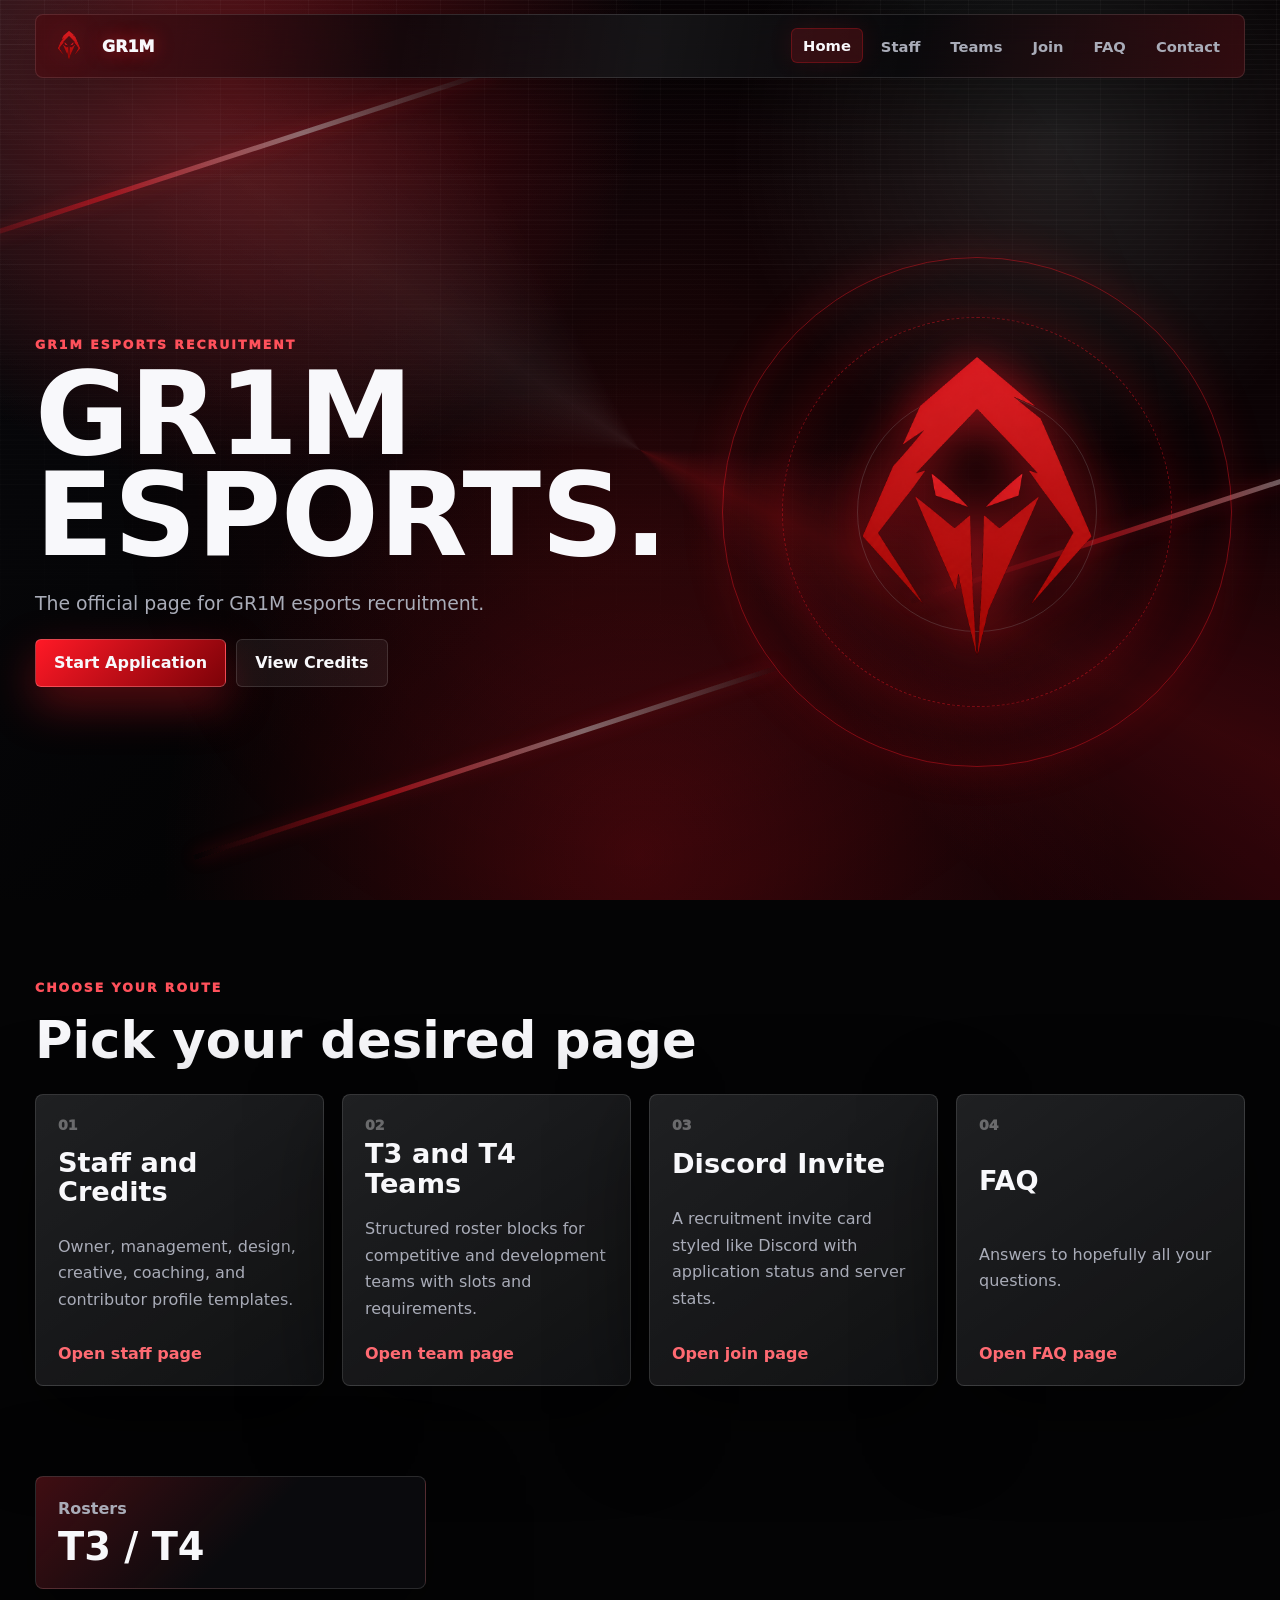
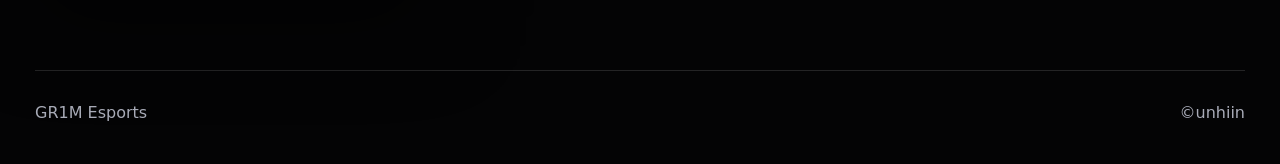
<file: index.html>
<!-- you can replace any logos or assets ur unhappy with lol -->

<!DOCTYPE html>
<html lang="en">
<head>
    <meta charset="UTF-8">
    <meta name="viewport" content="width=device-width, initial-scale=1.0">
    <title>GR1M | Recruitment Hub</title>
    <link rel="stylesheet" href="style.css">
    <link rel="icon" type="image/png" href="gr1m-mark.png">

    <!-- Discord / Open Graph Embed Meta Tags -->
    <meta property="og:title" content="GR1M Esports Recruitment">
    <meta property="og:description" content="Join GR1M – T3/T4 competitive esports. Staff, teams, and applications open.">
    <meta property="og:type" content="website">
    <meta property="og:site_name" content="GR1M Esports">
    <meta name="theme-color" content="#ff1926">

    <script src="script.js" defer></script>
</head>
<body>
    <div class="bg-stage">
        <span class="grid-burn"></span>
        <span class="blade blade-one"></span>
        <span class="blade blade-two"></span>
        <span class="blade blade-three"></span>
    </div>

    <header class="site-header">
        <a class="brand" href="index.html" aria-label="GR1M home">
            <img src="gr1m-mark.png" alt="GR1M logo">
            <span>GR1M</span>
        </a>
        <nav class="nav-links" aria-label="Primary navigation">
            <a class="active" href="index.html">Home</a>
            <a href="staff.html">Staff</a>
            <a href="teams.html">Teams</a>
            <a href="join.html">Join</a>
            <a href="faq.html">FAQ</a>
            <a href="contact.html">Contact</a>
        </nav>
    </header>

    <main>
        <section class="hero mega-hero">
            <div class="hero-copy reveal">
                <p class="eyebrow">GR1M esports recruitment</p>
                <h1>GR1M Esports.</h1>
                <p class="hero-text">The official page for GR1M esports recruitment.</p>
                <div class="hero-actions">
                    <a class="button primary" href="join.html">Start Application</a>
                    <a class="button ghost" href="staff.html">View Credits</a>
                </div>
            </div>
            <div class="hero-emblem reveal delay-one" aria-hidden="true">
                <span class="ring ring-one"></span>
                <span class="ring ring-two"></span>
                <span class="ring ring-three"></span>
                <img src="gr1m-mark.png" alt="">
            </div>
        </section>

        <section class="quick-map section-panel">
            <div class="section-heading reveal">
                <p class="eyebrow">Choose your route</p>
                <h2>Pick your desired page</h2>
            </div>
            <div class="route-grid">
                <a class="route-card reveal" href="staff.html">
                    <span class="route-index">01</span>
                    <h3>Staff and Credits</h3>
                    <p>Owner, management, design, creative, coaching, and contributor profile templates.</p>
                    <strong>Open staff page</strong>
                </a>
                <a class="route-card reveal delay-one" href="teams.html">
                    <span class="route-index">02</span>
                    <h3>T3 and T4 Teams</h3>
                    <p>Structured roster blocks for competitive and development teams with slots and requirements.</p>
                    <strong>Open team page</strong>
                </a>
                <a class="route-card reveal delay-two" href="join.html">
                    <span class="route-index">03</span>
                    <h3>Discord Invite</h3>
                    <p>A recruitment invite card styled like Discord with application status and server stats.</p>
                    <strong>Open join page</strong>
                </a>
                <a class="route-card reveal" href="faq.html">
                    <span class="route-index">04</span>
                    <h3>FAQ</h3>
                    <p>Answers to hopefully all your questions.</p>
                    <strong>Open FAQ page</strong>
                </a>
            </div>
        </section>
        <section class="section-panel overview-strip">
        <!-- Recruitment modal that you can uncomments to reveal when recruitments ready
            <div class="stat-panel reveal">
                <span>Recruitment</span>
                <strong>Open</strong>
            </div>
        -->
            <div class="stat-panel reveal">
                <span>Rosters</span>
                <strong>T3 / T4</strong>
            </div>
        </section>
    </main>

    <footer class="site-footer">
        <span>GR1M Esports</span>
        <span>©unhiin</span>
    </footer>
</body>
</html>
</file>
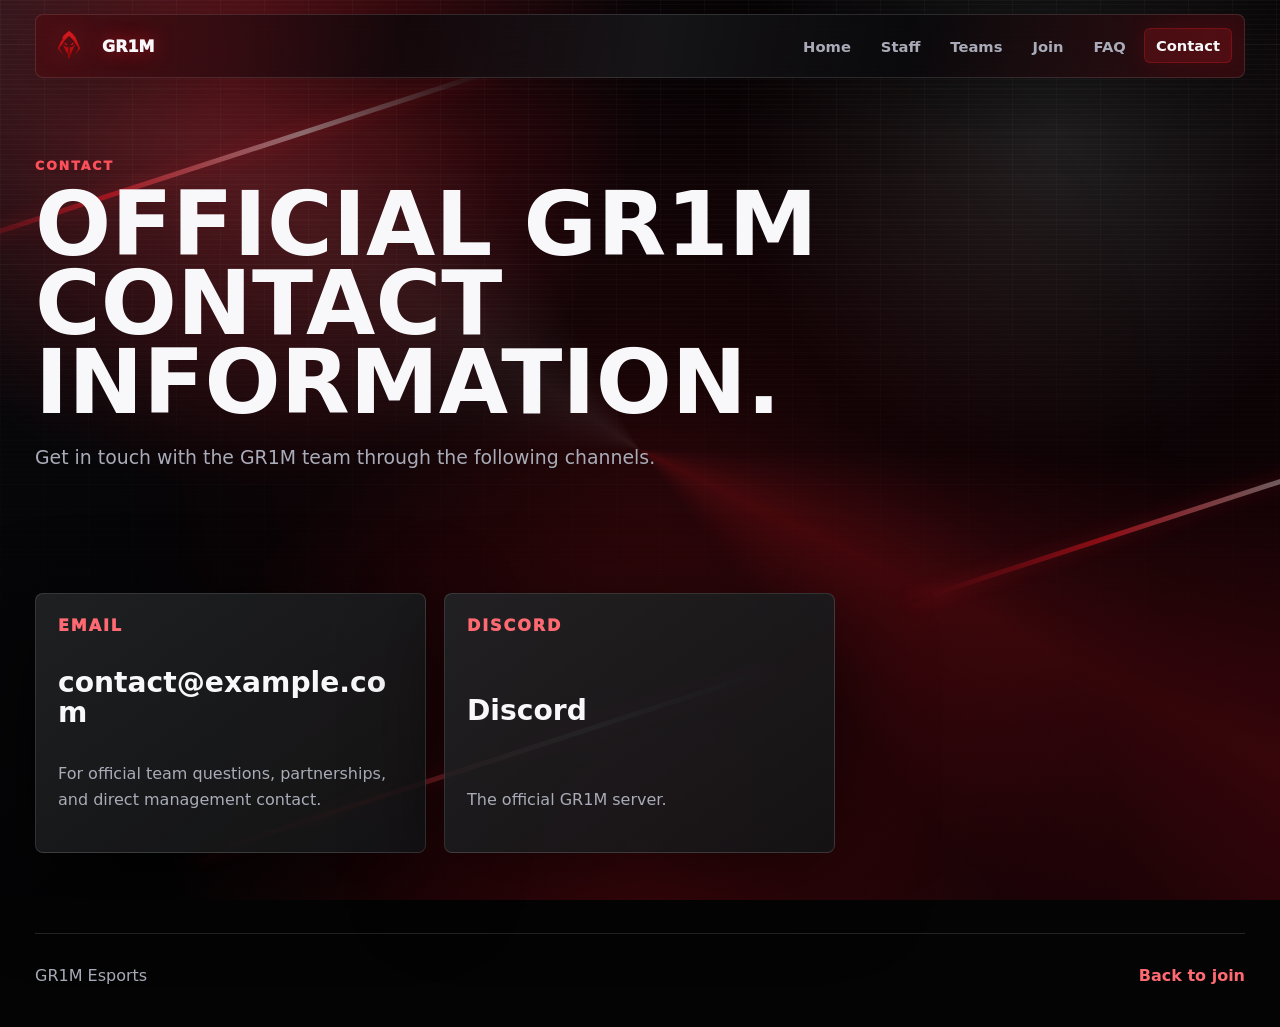
<file: contact.html>
<!DOCTYPE html>
<html lang="en">
<head>
    <meta charset="UTF-8">
    <meta name="viewport" content="width=device-width, initial-scale=1.0">
    <title>GR1M | Contact</title>
    <link rel="stylesheet" href="style.css">
    <script src="script.js" defer></script>
    <link rel="icon" type="image/png" href="gr1m-mark.png">
</head>
<body>
    <div class="bg-stage">
        <span class="grid-burn"></span>
        <span class="blade blade-one"></span>
        <span class="blade blade-two"></span>
        <span class="blade blade-three"></span>
    </div>

    <header class="site-header">
        <a class="brand" href="index.html" aria-label="GR1M home">
            <img src="gr1m-mark.png" alt="GR1M logo">
            <span>GR1M</span>
        </a>
        <nav class="nav-links" aria-label="Primary navigation">
            <a href="index.html">Home</a>
            <a href="staff.html">Staff</a>
            <a href="teams.html">Teams</a>
            <a href="join.html">Join</a>
            <a href="faq.html">FAQ</a>
            <a class="active" href="contact.html">Contact</a>
        </nav>
    </header>

    <main>
        <section class="page-hero section-panel">
            <p class="eyebrow reveal">Contact</p>
            <h1 class="reveal delay-one">Official GR1M contact information.</h1>
            <p class="hero-text reveal delay-two">Get in touch with the GR1M team through the following channels.</p>
        </section>

        <section class="contact-grid section-panel compact-panel">
            <a class="contact-card reveal" href="mailto:contact@example.com">
                <span>Email</span>
                <strong>contact@example.com</strong>
                <p>For official team questions, partnerships, and direct management contact.</p>
            </a>
            <a class="contact-card reveal delay-one" href="https://discord.gg/XF2dCnkXwg" target="_blank">
                <span>Discord</span>
                <strong>Discord</strong>
                <p>The official GR1M server.</p>
            </a>
        </section>
    </main>

    <footer class="site-footer">
        <span>GR1M Esports</span>
        <a href="join.html">Back to join</a>
    </footer>
</body>
</html>
</file>
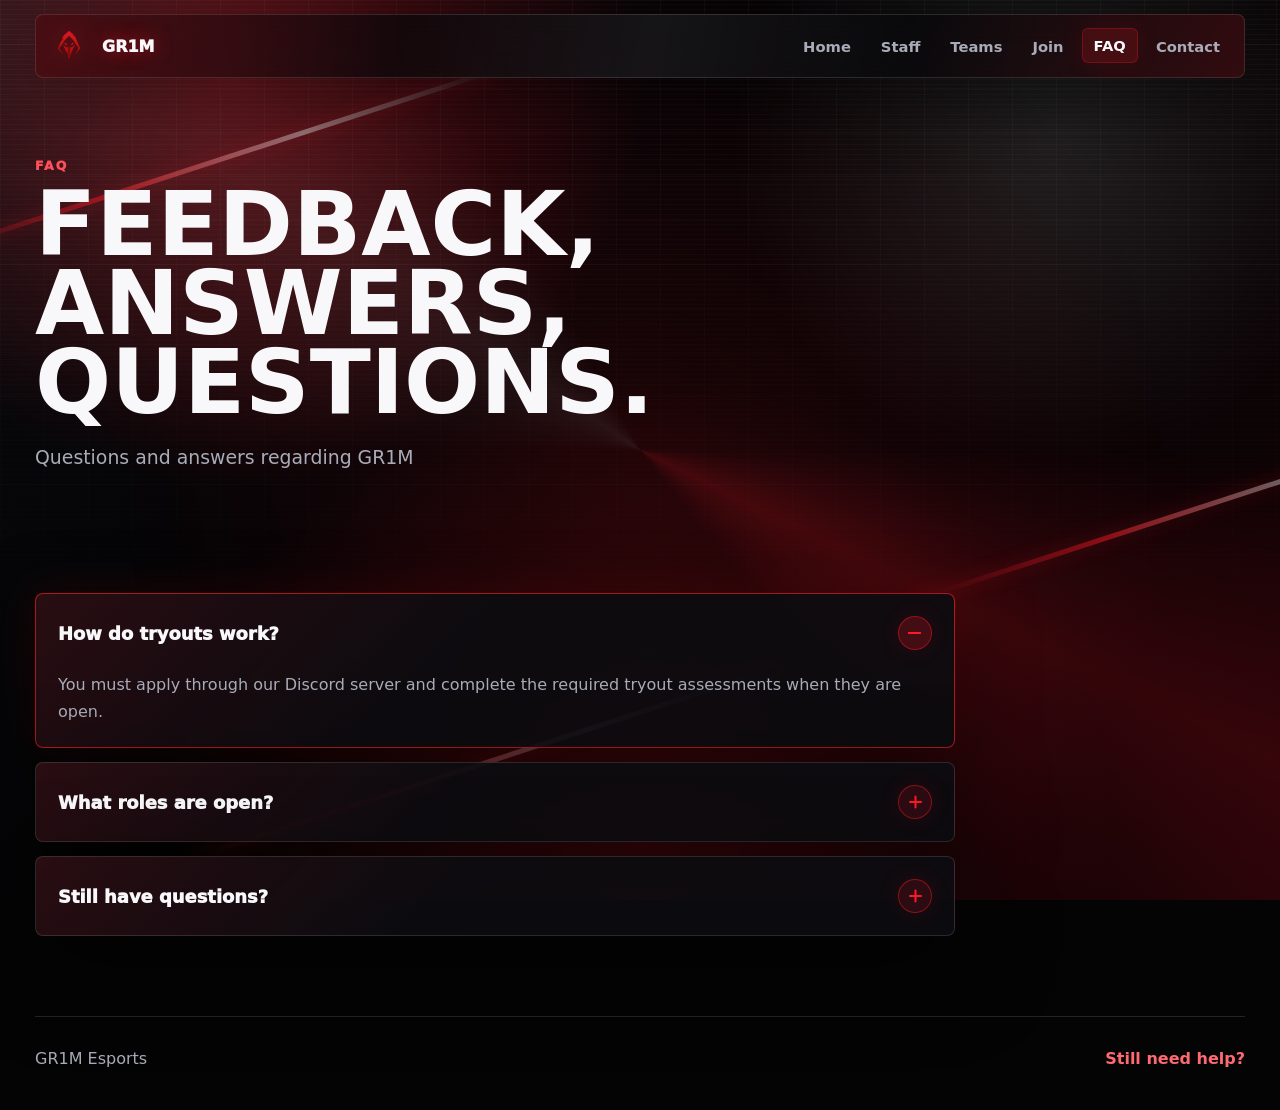
<file: faq.html>
<!DOCTYPE html>
<html lang="en">
<head>
    <meta charset="UTF-8">
    <meta name="viewport" content="width=device-width, initial-scale=1.0">
    <title>GR1M | FAQ</title>
    <link rel="stylesheet" href="style.css">
    <script src="script.js" defer></script>
    <link rel="icon" type="image/png" href="gr1m-mark.png">
</head>
<body>
    <div class="bg-stage">
        <span class="grid-burn"></span>
        <span class="blade blade-one"></span>
        <span class="blade blade-two"></span>
        <span class="blade blade-three"></span>
    </div>

    <header class="site-header">
        <a class="brand" href="index.html" aria-label="GR1M home">
            <img src="gr1m-mark.png" alt="GR1M logo">
            <span>GR1M</span>
        </a>
        <nav class="nav-links" aria-label="Primary navigation">
            <a href="index.html">Home</a>
            <a href="staff.html">Staff</a>
            <a href="teams.html">Teams</a>
            <a href="join.html">Join</a>
            <a class="active" href="faq.html">FAQ</a>
            <a href="contact.html">Contact</a>
        </nav>
    </header>

    <main>
        <section class="page-hero section-panel">
            <p class="eyebrow reveal">FAQ</p>
            <h1 class="reveal delay-one">Feedback, Answers, Questions.</h1>
            <p class="hero-text reveal delay-two">Questions and answers regarding GR1M</p>
        </section>

        <section class="faq-shell section-panel compact-panel">
            <div class="faq-list reveal" data-accordion>
                <article class="faq-card open">
                    <button class="faq-trigger" type="button" aria-expanded="true">
                        <span>How do tryouts work?</span>
                        <b></b>
                    </button>
                    <div class="faq-panel">
                        <p>You must apply through our Discord server and complete the required tryout assessments when they are open.</p>
                    </div>
                </article>
                <article class="faq-card">
                    <button class="faq-trigger" type="button" aria-expanded="false">
                        <span>What roles are open?</span>
                        <b></b>
                    </button>
                    <div class="faq-panel">
                        <p>No roles are currently open but you can always contact the owner about open slots.</p>
                    </div>
                </article>
                <article class="faq-card">
                    <button class="faq-trigger" type="button" aria-expanded="false">
                        <span>Still have questions?</span>
                        <b></b>
                    </button>
                    <div class="faq-panel">
                        <p>Any other questions not answered here please contact administrators through discord for more indepth responses.</p>
                    </div>
                </article>
            </div>
        </section>
    </main>

    <footer class="site-footer">
        <span>GR1M Esports</span>
        <a href="contact.html">Still need help?</a>
    </footer>
</body>
</html>
</file>
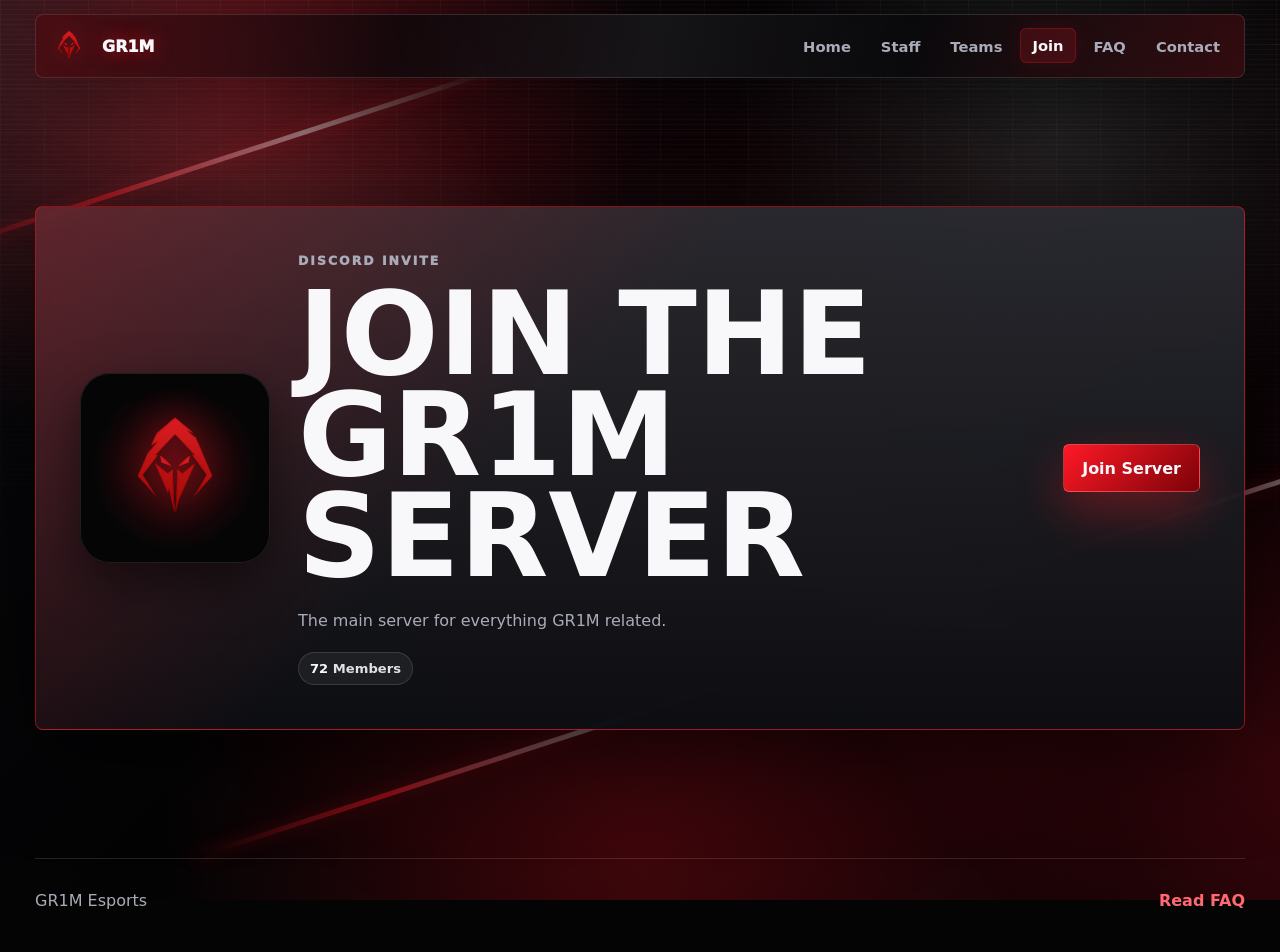
<file: join.html>
<!DOCTYPE html>
<html lang="en">
<head>
    <meta charset="UTF-8">
    <meta name="viewport" content="width=device-width, initial-scale=1.0">
    <title>GR1M | Join</title>
    <link rel="stylesheet" href="style.css">
    <script src="script.js" defer></script>
    <link rel="icon" type="image/png" href="gr1m-mark.png">
</head>
<body>
    <div class="bg-stage">
        <span class="grid-burn"></span>
        <span class="blade blade-one"></span>
        <span class="blade blade-two"></span>
        <span class="blade blade-three"></span>
    </div>

    <header class="site-header">
        <a class="brand" href="index.html" aria-label="GR1M home">
            <img src="gr1m-mark.png" alt="GR1M logo">
            <span>GR1M</span>
        </a>
        <nav class="nav-links" aria-label="Primary navigation">
            <a href="index.html">Home</a>
            <a href="staff.html">Staff</a>
            <a href="teams.html">Teams</a>
            <a class="active" href="join.html">Join</a>
            <a href="faq.html">FAQ</a>
            <a href="contact.html">Contact</a>
        </nav>
    </header>

    <main>
        <section class="join-hero section-panel">
            <div class="discord-invite reveal">
                <div class="invite-art">
                    <img src="gr1m-mark.png" alt="GR1M server icon">
                </div>
                <div class="invite-content">
                    <p class="eyebrow">Discord invite</p>
                    <h1>Join the GR1M server</h1>
                    <p>The main server for everything GR1M related.</p>
                    <div class="server-stats">
                        <span><b>72</b> Members</span>
                    </div>
                </div>
                <a class="button primary invite-button" target="_blank" href="https://discord.gg/XF2dCnkXwg">Join Server</a>
            </div>
        </section>
    </main>

    <footer class="site-footer">
        <span>GR1M Esports</span>
        <a href="faq.html">Read FAQ</a>
    </footer>
</body>
</html>
</file>
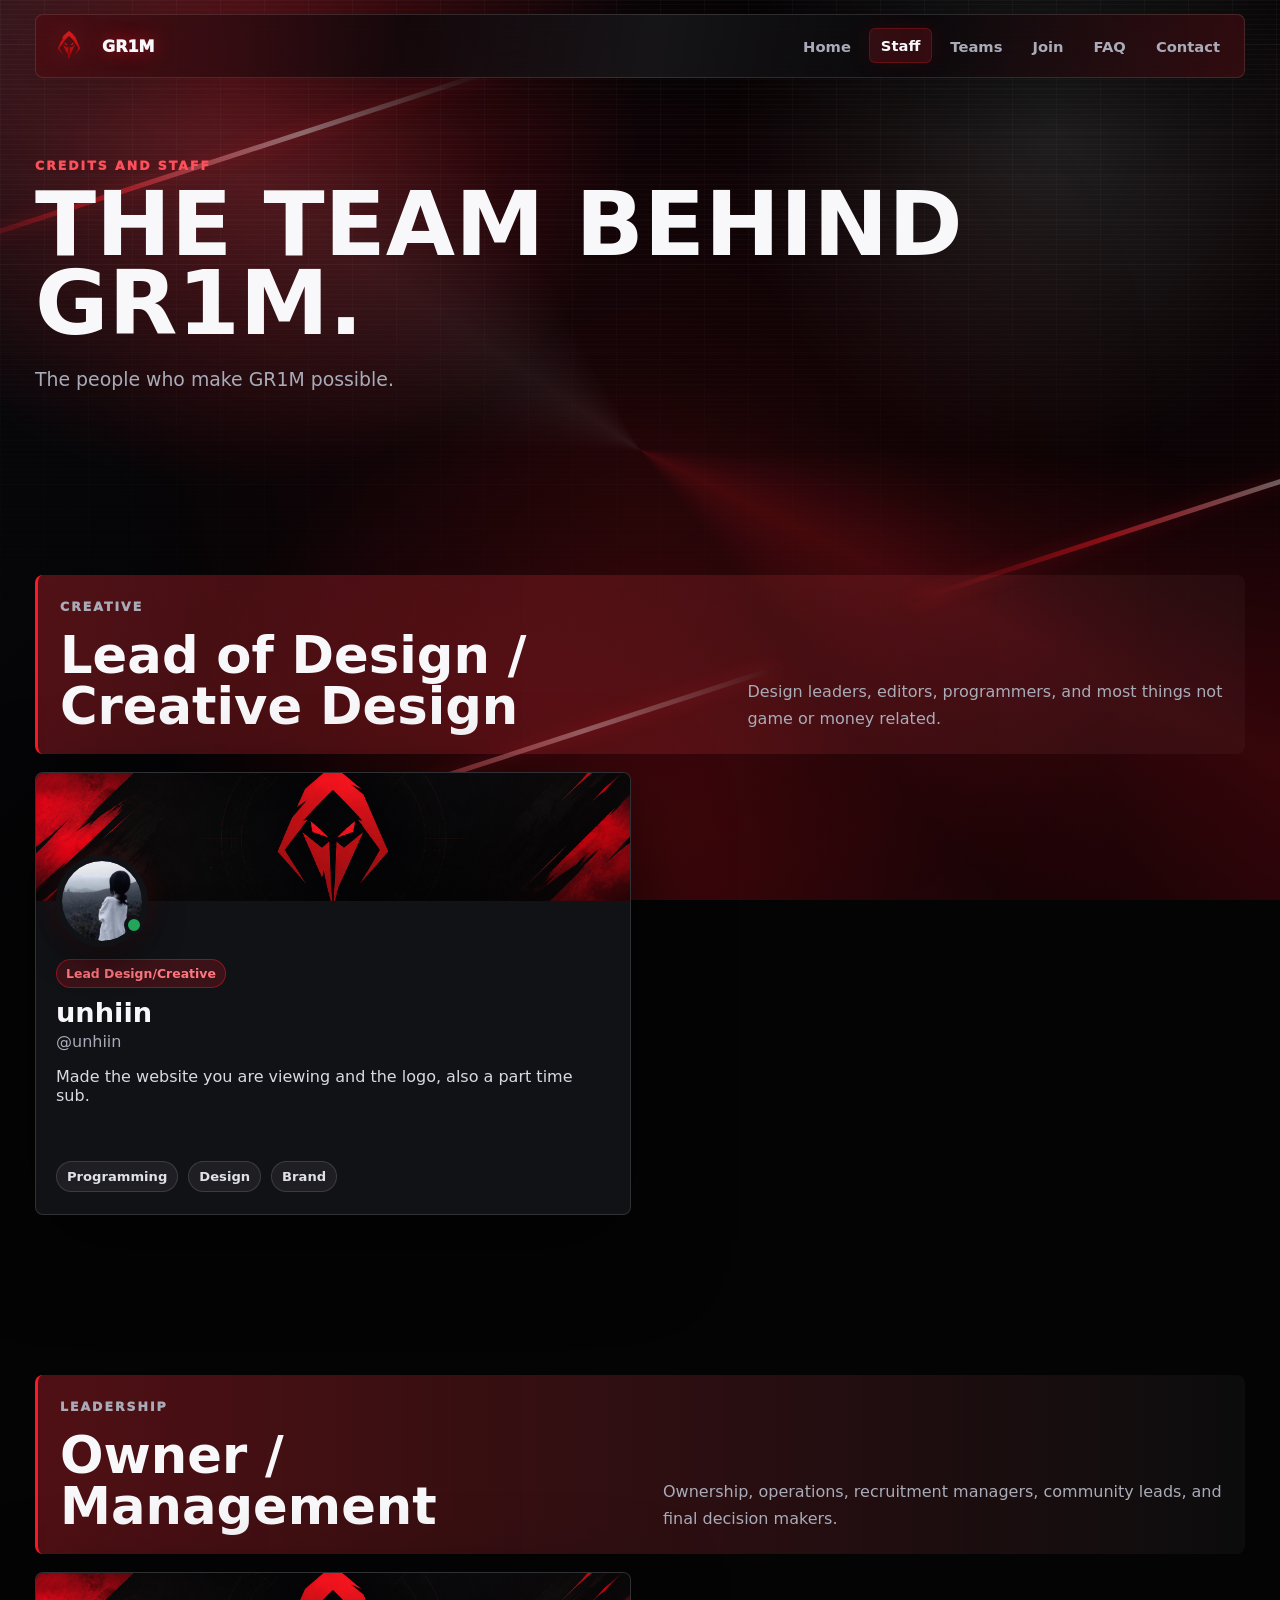
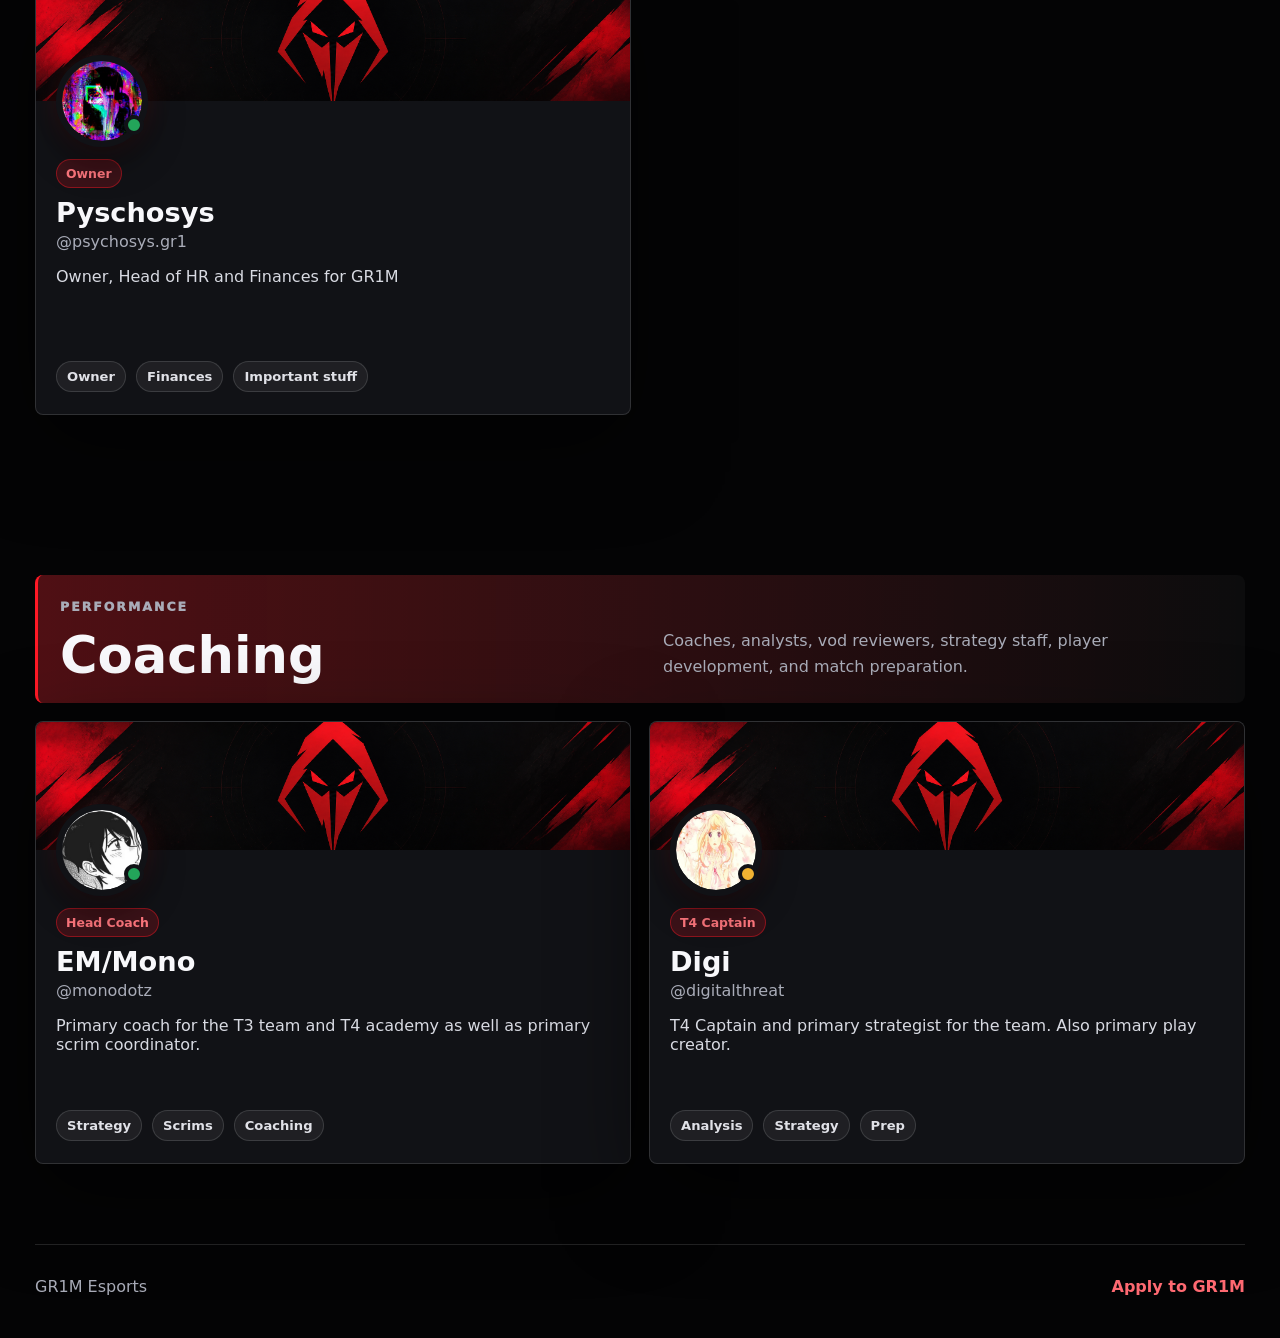
<file: staff.html>
<!DOCTYPE html>
<html lang="en">
<head>
    <meta charset="UTF-8">
    <meta name="viewport" content="width=device-width, initial-scale=1.0">
    <title>GR1M | Staff and Credits</title>
    <link rel="stylesheet" href="style.css">
    <script src="script.js" defer></script>
    <link rel="icon" type="image/png" href="gr1m-mark.png">
</head>
<body>
    <div class="bg-stage">
        <span class="grid-burn"></span>
        <span class="blade blade-one"></span>
        <span class="blade blade-two"></span>
        <span class="blade blade-three"></span>
    </div>

    <header class="site-header">
        <a class="brand" href="index.html" aria-label="GR1M home">
            <img src="gr1m-mark.png" alt="GR1M logo">
            <span>GR1M</span>
        </a>
        <nav class="nav-links" aria-label="Primary navigation">
            <a href="index.html">Home</a>
            <a class="active" href="staff.html">Staff</a>
            <a href="teams.html">Teams</a>
            <a href="join.html">Join</a>
            <a href="faq.html">FAQ</a>
            <a href="contact.html">Contact</a>
        </nav>
    </header>

    <main>
        <section class="page-hero section-panel">
            <p class="eyebrow reveal">Credits and staff</p>
            <h1 class="reveal delay-one">The team behind GR1M.</h1>
            <p class="hero-text reveal delay-two">The people who make GR1M possible.</p>
        </section>

        <section class="staff-block section-panel">
            <div class="staff-category reveal">
                <div>
                    <p class="eyebrow">Creative</p>
                    <h2>Lead of Design / Creative Design</h2>
                </div>
                <p>Design leaders, editors, programmers, and most things not game or money related.</p>
            </div>
            <div class="profile-grid">
                <article class="profile-card reveal">
                    <div class="profile-banner banner-image"></div>
                    <div class="profile-main">
                        <div class="avatar image-avatar"><img src="/assets/unhiin.png" alt="unhiin avatar"></div>
                        <span class="status online"></span>
                        <p class="role-tag">Lead Design/Creative</p>
                        <h3>unhiin</h3>
                        <p class="handle">@unhiin</p>
                        <p class="bio">Made the website you are viewing and the logo, also a part time sub.</p>
                        <div class="chip-row">
                            <span>Programming</span>
                            <span>Design</span>
                            <span>Brand</span>
                        </div>
                    </div>
                </article>
            </div>
        </section>

        <section class="staff-block section-panel">
            <div class="staff-category reveal">
                <div>
                    <p class="eyebrow">Leadership</p>
                    <h2>Owner / Management</h2>
                </div>
                <p>Ownership, operations, recruitment managers, community leads, and final decision makers.</p>
            </div>
            <div class="profile-grid">
                <article class="profile-card reveal">
                    <div class="profile-banner banner-image"></div>
                    <div class="profile-main">
                        <div class="avatar"><img src="/assets/pyscho.png" alt="Owner avatar"></div>
                        <span class="status online"></span>
                        <p class="role-tag">Owner</p>
                        <h3>Pyschosys</h3>
                        <p class="handle">@psychosys.gr1</p>
                        <p class="bio">Owner, Head of HR and Finances for GR1M</p>
                        <div class="chip-row">
                            <span>Owner</span>
                            <span>Finances</span>
                            <span>Important stuff</span>
                        </div>
                    </div>
                </article>
            </div>
        </section>

        <section class="staff-block section-panel">
            <div class="staff-category reveal">
                <div>
                    <p class="eyebrow">Performance</p>
                    <h2>Coaching</h2>
                </div>
                <p>Coaches, analysts, vod reviewers, strategy staff, player development, and match preparation.</p>
            </div>
            <div class="profile-grid">
                <article class="profile-card reveal">
                    <div class="profile-banner banner-image"></div>
                    <div class="profile-main">
                        <div class="avatar"><img src="/assets/mono.png" alt="Head Coach avatar"></div>
                        <span class="status online"></span>
                        <p class="role-tag">Head Coach</p>
                        <h3>EM/Mono</h3>
                        <p class="handle">@monodotz</p>
                        <p class="bio">Primary coach for the T3 team and T4 academy as well as primary scrim coordinator.</p>
                        <div class="chip-row">
                            <span>Strategy</span>
                            <span>Scrims</span>
                            <span>Coaching</span>
                        </div>
                    </div>
                </article>
                <article class="profile-card reveal delay-one">
                    <div class="profile-banner banner-image"></div>
                    <div class="profile-main">
                        <div class="avatar"><img src="/assets/digi.png" alt="T4 Captain avatar"></div>
                        <span class="status idle"></span>
                        <p class="role-tag">T4 Captain</p>
                        <h3>Digi</h3>
                        <p class="handle">@digitalthreat</p>
                        <p class="bio">T4 Captain and primary strategist for the team. Also primary play creator.</p>
                        <div class="chip-row">
                            <span>Analysis</span>
                            <span>Strategy</span>
                            <span>Prep</span>
                        </div>
                    </div>
                </article>
            </div>
        </section>
    </main>

    <footer class="site-footer">
        <span>GR1M Esports</span>
        <a href="join.html">Apply to GR1M</a>
    </footer>
</body>
</html>
</file>
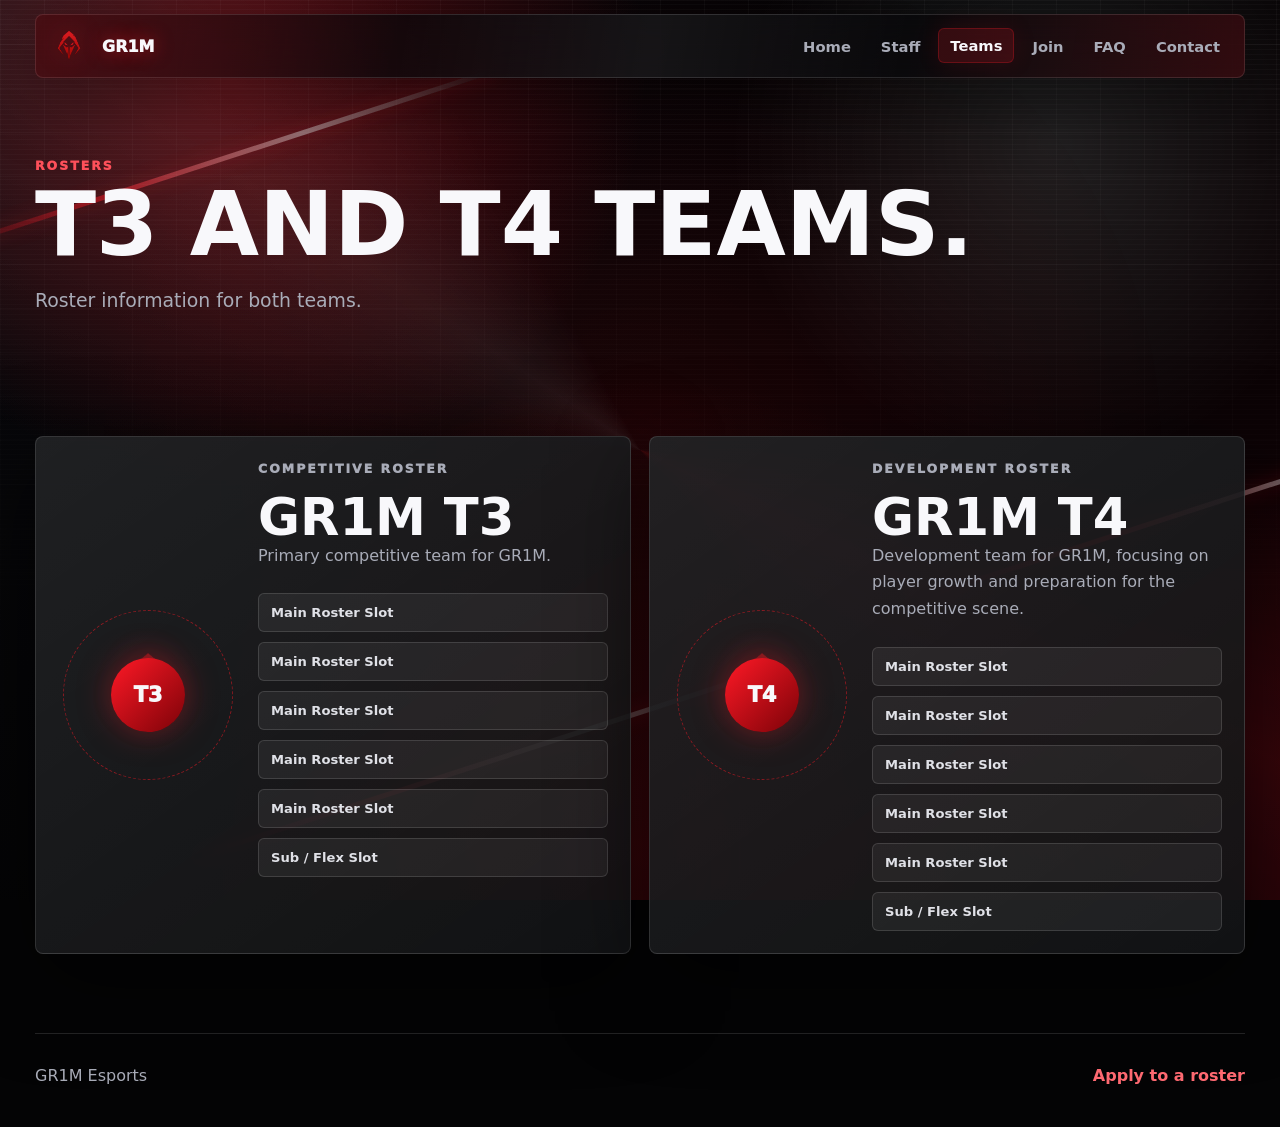
<file: teams.html>
<!DOCTYPE html>
<html lang="en">
<head>
    <meta charset="UTF-8">
    <meta name="viewport" content="width=device-width, initial-scale=1.0">
    <title>GR1M | Teams</title>
    <link rel="stylesheet" href="style.css">
    <script src="script.js" defer></script>
    <link rel="icon" type="image/png" href="gr1m-mark.png">
</head>
<body>
    <div class="bg-stage">
        <span class="grid-burn"></span>
        <span class="blade blade-one"></span>
        <span class="blade blade-two"></span>
        <span class="blade blade-three"></span>
    </div>

    <header class="site-header">
        <a class="brand" href="index.html" aria-label="GR1M home">
            <img src="gr1m-mark.png" alt="GR1M logo">
            <span>GR1M</span>
        </a>
        <nav class="nav-links" aria-label="Primary navigation">
            <a href="index.html">Home</a>
            <a href="staff.html">Staff</a>
            <a class="active" href="teams.html">Teams</a>
            <a href="join.html">Join</a>
            <a href="faq.html">FAQ</a>
            <a href="contact.html">Contact</a>
        </nav>
    </header>

    <main>
        <section class="page-hero section-panel">
            <p class="eyebrow reveal">Rosters</p>
            <h1 class="reveal delay-one">T3 and T4 teams.</h1>
            <p class="hero-text reveal delay-two">Roster information for both teams.</p>
        </section>

        <section class="team-grid section-panel compact-panel">
            <article class="team-card reveal">
                <div class="team-orbit">
                    <span>T3</span>
                    <img src="gr1m-mark.png" alt="">
                </div>
                <div class="team-content">
                    <p class="eyebrow">Competitive roster</p>
                    <h2>GR1M T3</h2>
                    <p>Primary competitive team for GR1M.</p>
                    <div class="slot-list">
                        <span>Main Roster Slot</span>
                        <span>Main Roster Slot</span>
                        <span>Main Roster Slot</span>
                        <span>Main Roster Slot</span>
                        <span>Main Roster Slot</span>
                        <span>Sub / Flex Slot</span>
                    </div>
                </div>
            </article>
            <article class="team-card reveal delay-one">
                <div class="team-orbit">
                    <span>T4</span>
                    <img src="gr1m-mark.png" alt="">
                </div>
                <div class="team-content">
                    <p class="eyebrow">Development roster</p>
                    <h2>GR1M T4</h2>
                    <p>Development team for GR1M, focusing on player growth and preparation for the competitive scene.</p>
                    <div class="slot-list">
                        <span>Main Roster Slot</span>
                        <span>Main Roster Slot</span>
                        <span>Main Roster Slot</span>
                        <span>Main Roster Slot</span>
                        <span>Main Roster Slot</span>
                        <span>Sub / Flex Slot</span>
                    </div>
                </div>
            </article>
        </section>
    </main>

    <footer class="site-footer">
        <span>GR1M Esports</span>
        <a href="join.html">Apply to a roster</a>
    </footer>
</body>
</html>
</file>
<file: style.css>
* {
    box-sizing: border-box;
}

:root {
    color-scheme: dark;
    --bg: #040405;
    --ink: #f8f8fb;
    --muted: #a9acb8;
    --soft: rgba(255, 255, 255, 0.075);
    --line: rgba(255, 255, 255, 0.13);
    --line-hot: rgba(255, 35, 45, 0.62);
    --red: #ff1926;
    --red-deep: #7c0208;
    --red-glow: rgba(255, 25, 38, 0.38);
    --green: #23a55a;
    --yellow: #f0b232;
    --radius: 8px;
    --shadow: 0 28px 90px rgba(0, 0, 0, 0.58);
}

html {
    scroll-behavior: smooth;
}

body {
    min-height: 100vh;
    margin: 0;
    color: var(--ink);
    background: var(--bg);
    font-family: Inter, ui-sans-serif, system-ui, -apple-system, BlinkMacSystemFont, "Segoe UI", sans-serif;
    overflow-x: hidden;
}

body::before {
    content: "";
    position: fixed;
    inset: 0;
    z-index: -4;
    background:
        radial-gradient(circle at 18% 8%, rgba(255, 25, 38, 0.34), transparent 26rem),
        radial-gradient(circle at 82% 16%, rgba(255, 255, 255, 0.11), transparent 20rem),
        radial-gradient(circle at 50% 95%, rgba(255, 25, 38, 0.2), transparent 30rem),
        linear-gradient(135deg, #09090d 0%, #030304 48%, #130306 100%);
}

body::after {
    content: "";
    position: fixed;
    inset: 0;
    z-index: -2;
    pointer-events: none;
    background:
        linear-gradient(rgba(255, 255, 255, 0.035) 1px, transparent 1px),
        linear-gradient(90deg, rgba(255, 255, 255, 0.035) 1px, transparent 1px),
        repeating-linear-gradient(0deg, rgba(255, 255, 255, 0.03) 0 1px, transparent 1px 5px);
    background-size: 44px 44px, 44px 44px, 100% 5px;
    mask-image: linear-gradient(to bottom, rgba(0, 0, 0, 0.92), transparent 82%);
}

a {
    color: inherit;
    text-decoration: none;
}

img {
    max-width: 100%;
    display: block;
}

.bg-stage {
    position: fixed;
    inset: 0;
    z-index: -3;
    pointer-events: none;
    overflow: hidden;
}

.grid-burn {
    position: absolute;
    inset: -8%;
    background:
        conic-gradient(from 90deg at 50% 50%, transparent 0deg, rgba(255, 25, 38, 0.22) 26deg, transparent 52deg, transparent 180deg, rgba(255, 255, 255, 0.08) 214deg, transparent 242deg),
        radial-gradient(circle, rgba(255, 25, 38, 0.14), transparent 34rem);
    opacity: 0.72;
}

.blade {
    position: absolute;
    width: 48vw;
    height: 5px;
    background: linear-gradient(90deg, transparent, rgba(255, 25, 38, 0.9), rgba(255, 255, 255, 0.7), transparent);
    box-shadow: 0 0 18px rgba(255, 25, 38, 0.46);
    transform: rotate(-18deg);
    opacity: 0.55;
}

.blade-one {
    top: 18%;
    left: -8%;
    animation: slashOne 12s ease-in-out infinite;
}

.blade-two {
    top: 56%;
    right: -18%;
    animation: slashTwo 14s ease-in-out infinite;
}

.blade-three {
    bottom: 15%;
    left: 14%;
    animation: slashThree 16s ease-in-out infinite;
}

.site-header {
    position: sticky;
    top: 14px;
    z-index: 20;
    display: flex;
    align-items: center;
    justify-content: space-between;
    gap: 20px;
    width: min(1210px, calc(100% - 28px));
    margin: 14px auto 0;
    padding: 10px 12px;
    border: 1px solid var(--line);
    border-radius: var(--radius);
    background: rgba(7, 7, 10, 0.72);
    box-shadow: 0 18px 70px rgba(0, 0, 0, 0.36);
    backdrop-filter: blur(20px);
}

.site-header::before {
    content: "";
    position: absolute;
    inset: -1px;
    z-index: -1;
    border-radius: inherit;
    background: linear-gradient(100deg, rgba(255, 25, 38, 0.65), transparent 30%, rgba(255, 255, 255, 0.18), transparent 72%, rgba(255, 25, 38, 0.5));
    opacity: 0.32;
}

.brand {
    display: inline-flex;
    align-items: center;
    gap: 12px;
    min-width: max-content;
    font-weight: 950;
}

.brand img {
    width: 42px;
    height: 42px;
    object-fit: contain;
    filter: drop-shadow(0 0 13px var(--red-glow));
}

.brand span {
    text-shadow: 0 0 18px rgba(255, 25, 38, 0.5);
}

.nav-links {
    display: flex;
    align-items: center;
    justify-content: flex-end;
    flex-wrap: wrap;
    gap: 6px;
}

.nav-links a {
    position: relative;
    padding: 9px 12px;
    border-radius: 6px;
    color: var(--muted);
    font-size: 0.92rem;
    font-weight: 750;
    transition: color 180ms ease, background 180ms ease, transform 180ms ease, box-shadow 180ms ease;
}

.nav-links a:hover,
.nav-links a.active {
    color: var(--ink);
    background: rgba(255, 25, 38, 0.16);
    box-shadow: inset 0 0 0 1px rgba(255, 25, 38, 0.25), 0 0 24px rgba(255, 25, 38, 0.1);
    transform: translateY(-1px);
}

main {
    width: min(1210px, calc(100% - 28px));
    margin: 0 auto;
}

.section-panel {
    position: relative;
    padding: 80px 0;
}

.compact-panel {
    padding-top: 20px;
}

.hero,
.page-hero,
.join-hero {
    position: relative;
}

.hero {
    display: grid;
    grid-template-columns: minmax(0, 1fr) minmax(330px, 0.86fr);
    align-items: center;
    gap: 48px;
    min-height: calc(100vh - 78px);
    padding-top: 46px;
}

.mega-hero::before,
.page-hero::before,
.discord-invite::before,
.route-card::before,
.profile-card::before,
.team-card::before,
.faq-card::before,
.contact-card::before,
.process-card::before {
    content: "";
    position: absolute;
    inset: 0;
    pointer-events: none;
    background: linear-gradient(120deg, transparent 0%, rgba(255, 255, 255, 0.12) 42%, transparent 56%);
    transform: translateX(-120%);
    transition: transform 700ms ease;
}

.route-card:hover::before,
.profile-card:hover::before,
.team-card:hover::before,
.faq-card:hover::before,
.contact-card:hover::before,
.process-card:hover::before,
.discord-invite:hover::before {
    transform: translateX(120%);
}

.eyebrow {
    margin: 0 0 12px;
    color: #ff515b;
    font-size: 0.78rem;
    font-weight: 950;
    letter-spacing: 0.16em;
    text-transform: uppercase;
}

h1,
h2,
h3,
p {
    margin-top: 0;
}

h1 {
    max-width: 860px;
    margin-bottom: 20px;
    font-size: clamp(3.4rem, 9vw, 8.4rem);
    line-height: 0.88;
    letter-spacing: 0;
    text-transform: uppercase;
}

.page-hero h1 {
    max-width: 980px;
    font-size: clamp(3rem, 7vw, 6.8rem);
}

h2 {
    margin-bottom: 0;
    font-size: clamp(1.85rem, 4vw, 3.6rem);
    line-height: 1;
}

h3 {
    margin-bottom: 12px;
    font-size: clamp(1.2rem, 2.2vw, 1.7rem);
    line-height: 1.1;
}

.hero-text {
    max-width: 680px;
    color: var(--muted);
    font-size: clamp(1rem, 2vw, 1.18rem);
    line-height: 1.75;
}

.hero-actions,
.chip-row,
.server-stats {
    display: flex;
    align-items: center;
    flex-wrap: wrap;
    gap: 10px;
}

.button {
    display: inline-flex;
    align-items: center;
    justify-content: center;
    min-height: 48px;
    padding: 0 18px;
    border: 1px solid var(--line);
    border-radius: 6px;
    background: rgba(255, 255, 255, 0.06);
    color: var(--ink);
    font-weight: 900;
    transition: transform 180ms ease, border-color 180ms ease, background 180ms ease, box-shadow 180ms ease;
}

.button:hover {
    transform: translateY(-3px);
}

.button.primary {
    border-color: rgba(255, 255, 255, 0.22);
    background: linear-gradient(135deg, var(--red), var(--red-deep));
    box-shadow: 0 18px 46px rgba(255, 25, 38, 0.34);
}

.button.ghost:hover {
    border-color: var(--line-hot);
    box-shadow: 0 0 32px rgba(255, 25, 38, 0.15);
}

.hero-emblem {
    position: relative;
    display: grid;
    place-items: center;
    min-height: 540px;
    isolation: isolate;
}

.hero-emblem img {
    position: relative;
    z-index: 3;
    width: min(430px, 86vw);
    filter: drop-shadow(0 0 25px rgba(255, 25, 38, 0.58)) drop-shadow(0 34px 60px rgba(0, 0, 0, 0.68));
    animation: floatMark 5.5s ease-in-out infinite;
}

.ring {
    position: absolute;
    border: 1px solid rgba(255, 25, 38, 0.42);
    border-radius: 50%;
    box-shadow: inset 0 0 34px rgba(255, 25, 38, 0.09), 0 0 44px rgba(255, 25, 38, 0.14);
}

.ring-one {
    width: 510px;
    height: 510px;
    animation: slowSpin 14s linear infinite;
}

.ring-two {
    width: 390px;
    height: 390px;
    border-style: dashed;
    animation: slowSpin 10s linear infinite reverse;
}

.ring-three {
    width: 240px;
    height: 240px;
    border-color: rgba(255, 255, 255, 0.18);
    animation: pulseRing 2.6s ease-in-out infinite;
}

.section-heading {
    display: grid;
    gap: 8px;
    margin-bottom: 28px;
}

.section-heading h2 {
    max-width: 760px;
}

.route-grid,
.profile-grid,
.team-grid,
.contact-grid,
.process-grid,
.overview-strip {
    display: grid;
    gap: 18px;
}

.route-grid {
    grid-template-columns: repeat(4, minmax(0, 1fr));
}

.route-card,
.stat-panel,
.profile-card,
.team-card,
.discord-invite,
.faq-card,
.contact-card,
.process-card {
    position: relative;
    overflow: hidden;
    border: 1px solid var(--line);
    border-radius: var(--radius);
    background:
        linear-gradient(145deg, rgba(255, 255, 255, 0.095), rgba(255, 255, 255, 0.035)),
        rgba(9, 10, 13, 0.9);
    box-shadow: var(--shadow);
}

.route-card,
.stat-panel,
.contact-card,
.process-card {
    padding: 22px;
}

.route-card {
    min-height: 292px;
    display: flex;
    flex-direction: column;
    justify-content: space-between;
    transition: transform 220ms ease, border-color 220ms ease, box-shadow 220ms ease;
}

.route-card:hover,
.profile-card:hover,
.team-card:hover,
.contact-card:hover,
.process-card:hover {
    transform: translateY(-7px);
    border-color: var(--line-hot);
    box-shadow: 0 30px 100px rgba(0, 0, 0, 0.62), 0 0 40px rgba(255, 25, 38, 0.16);
}

.route-index {
    color: rgba(255, 255, 255, 0.34);
    font-size: 0.88rem;
    font-weight: 950;
}

.route-card p,
.staff-category p,
.team-card p,
.discord-invite p,
.faq-panel p,
.contact-card p,
.process-card p {
    color: var(--muted);
    line-height: 1.66;
}

.route-card strong {
    color: #ff6a72;
}

.overview-strip {
    grid-template-columns: repeat(3, minmax(0, 1fr));
    padding-top: 10px;
}

.stat-panel {
    background:
        linear-gradient(135deg, rgba(255, 25, 38, 0.22), transparent 54%),
        rgba(12, 12, 16, 0.86);
}

.stat-panel span {
    display: block;
    margin-bottom: 10px;
    color: var(--muted);
    font-weight: 800;
}

.stat-panel strong {
    font-size: clamp(1.5rem, 3vw, 2.5rem);
    line-height: 1;
}

.staff-category {
    display: flex;
    align-items: end;
    justify-content: space-between;
    gap: 22px;
    margin-bottom: 18px;
    padding: 22px;
    border-left: 3px solid var(--red);
    border-radius: var(--radius);
    background:
        linear-gradient(90deg, rgba(255, 25, 38, 0.28), transparent),
        rgba(255, 255, 255, 0.035);
}

.staff-category p:last-child {
    max-width: 560px;
    margin-bottom: 0;
}

.profile-grid {
    grid-template-columns: repeat(2, minmax(0, 1fr));
}

.profile-card {
    background: #111216;
    transition: transform 220ms ease, border-color 220ms ease, box-shadow 220ms ease;
}

.profile-banner {
    height: 128px;
}

.banner-image {
    background: url('banner.png') center / cover no-repeat;
}

.profile-main {
    position: relative;
    padding: 58px 20px 22px;
}

.avatar {
    position: absolute;
    top: -46px;
    left: 20px;
    display: grid;
    place-items: center;
    width: 92px;
    height: 92px;
    border: 6px solid #111216;
    border-radius: 50%;
    background:
        radial-gradient(circle at 30% 20%, rgba(255, 255, 255, 0.12), transparent 38%),
        linear-gradient(145deg, #2b2d31, #050506);
    color: var(--ink);
    font-size: 1.28rem;
    font-weight: 950;
    box-shadow: 0 14px 36px rgba(0, 0, 0, 0.46), 0 0 26px rgba(255, 25, 38, 0.14);
    overflow: hidden;
}

.avatar img {
    width: 100%;
    height: 100%;
    object-fit: cover;
    border-radius: inherit;
}

.status {
    position: absolute;
    top: 14px;
    left: 88px;
    width: 20px;
    height: 20px;
    border: 4px solid #111216;
    border-radius: 50%;
}

.status.online {
    background: var(--green);
}

.status.idle {
    background: var(--yellow);
}

.status.dnd {
    background: var(--red);
}

.role-tag {
    display: inline-flex;
    margin-bottom: 10px;
    padding: 6px 9px;
    border: 1px solid rgba(255, 25, 38, 0.42);
    border-radius: 999px;
    background: rgba(255, 25, 38, 0.18);
    color: #ff777e;
    font-size: 0.78rem;
    font-weight: 900;
}

.profile-main h3 {
    margin-bottom: 4px;
}

.handle {
    margin-bottom: 16px;
    color: var(--muted);
}

.bio {
    min-height: 76px;
    margin-bottom: 18px;
    color: #d8dae2;
}

.chip-row span,
.slot-list span,
.server-stats span {
    border: 1px solid var(--line);
    border-radius: 999px;
    background: rgba(255, 255, 255, 0.06);
    color: #e0e1e7;
    font-size: 0.82rem;
    font-weight: 800;
}

.chip-row span {
    padding: 7px 10px;
}

.team-grid {
    grid-template-columns: repeat(2, minmax(0, 1fr));
}

.team-card {
    display: grid;
    grid-template-columns: 180px minmax(0, 1fr);
    gap: 20px;
    padding: 22px;
    transition: transform 220ms ease, border-color 220ms ease, box-shadow 220ms ease;
}

.team-orbit {
    position: relative;
    display: grid;
    place-items: center;
    min-height: 240px;
}

.team-orbit::before {
    content: "";
    position: absolute;
    width: 168px;
    height: 168px;
    border: 1px dashed rgba(255, 25, 38, 0.48);
    border-radius: 50%;
    animation: slowSpin 10s linear infinite;
}

.team-orbit img {
    width: 116px;
    opacity: 0.5;
    filter: drop-shadow(0 0 16px rgba(255, 25, 38, 0.42));
}

.team-orbit span {
    position: absolute;
    z-index: 2;
    display: grid;
    place-items: center;
    width: 74px;
    height: 74px;
    border-radius: 50%;
    background: linear-gradient(135deg, var(--red), var(--red-deep));
    font-size: 1.32rem;
    font-weight: 950;
    box-shadow: 0 0 34px rgba(255, 25, 38, 0.34);
}

.slot-list {
    display: grid;
    gap: 10px;
    margin-top: 24px;
}

.slot-list span {
    padding: 11px 12px;
    border-radius: 6px;
}

.join-hero {
    min-height: calc(100vh - 120px);
    display: grid;
    align-items: center;
}

.discord-invite {
    display: grid;
    grid-template-columns: auto minmax(0, 1fr) auto;
    align-items: center;
    gap: 28px;
    padding: clamp(22px, 4vw, 44px);
    border-color: rgba(255, 25, 38, 0.5);
    background:
        linear-gradient(135deg, rgba(255, 25, 38, 0.25), transparent 42%),
        linear-gradient(180deg, rgba(42, 43, 49, 0.93), rgba(13, 14, 18, 0.98));
}

.invite-art {
    display: grid;
    place-items: center;
    width: clamp(96px, 16vw, 190px);
    aspect-ratio: 1;
    border-radius: 30px;
    background:
        radial-gradient(circle at 50% 50%, rgba(255, 25, 38, 0.25), transparent 62%),
        #050506;
    box-shadow: inset 0 0 0 1px rgba(255, 255, 255, 0.1), 0 20px 50px rgba(0, 0, 0, 0.52);
}

.invite-art img {
    width: 74%;
    height: 74%;
    object-fit: contain;
    filter: drop-shadow(0 0 18px rgba(255, 25, 38, 0.48));
}

.server-stats {
    margin-top: 18px;
}

.server-stats span {
    padding: 8px 11px;
}

.server-stats b {
    color: var(--ink);
}

.invite-button {
    white-space: nowrap;
}

.process-grid {
    grid-template-columns: repeat(3, minmax(0, 1fr));
}

.process-card span {
    display: inline-flex;
    margin-bottom: 46px;
    color: rgba(255, 255, 255, 0.35);
    font-weight: 950;
}

.faq-shell {
    max-width: 920px;
}

.faq-list {
    display: grid;
    gap: 14px;
}

.faq-card {
    border-color: rgba(255, 255, 255, 0.12);
    background:
        linear-gradient(135deg, rgba(255, 25, 38, 0.12), transparent 44%),
        rgba(12, 13, 17, 0.92);
    transition: border-color 220ms ease, box-shadow 220ms ease, transform 220ms ease;
}

.faq-card.open {
    border-color: var(--line-hot);
    box-shadow: 0 24px 74px rgba(0, 0, 0, 0.5), 0 0 42px rgba(255, 25, 38, 0.12);
}

.faq-trigger {
    position: relative;
    display: flex;
    align-items: center;
    justify-content: space-between;
    gap: 18px;
    width: 100%;
    padding: 22px;
    border: 0;
    background: transparent;
    color: var(--ink);
    cursor: pointer;
    font: inherit;
    font-size: 1.12rem;
    font-weight: 950;
    text-align: left;
}

.faq-trigger b {
    position: relative;
    display: grid;
    place-items: center;
    flex: 0 0 auto;
    width: 34px;
    height: 34px;
    border: 1px solid rgba(255, 25, 38, 0.45);
    border-radius: 50%;
    background: rgba(255, 25, 38, 0.13);
    box-shadow: 0 0 22px rgba(255, 25, 38, 0.12);
    transition: transform 260ms ease, background 260ms ease;
}

.faq-trigger b::before,
.faq-trigger b::after {
    content: "";
    position: absolute;
    width: 13px;
    height: 2px;
    border-radius: 999px;
    background: var(--red);
    transition: transform 260ms ease;
}

.faq-trigger b::after {
    transform: rotate(90deg);
}

.faq-card.open .faq-trigger b {
    transform: rotate(180deg);
    background: rgba(255, 25, 38, 0.22);
}

.faq-card.open .faq-trigger b::after {
    transform: rotate(0deg);
}

.faq-panel {
    display: grid;
    grid-template-rows: 0fr;
    transition: grid-template-rows 340ms ease;
}

.faq-card.open .faq-panel {
    grid-template-rows: 1fr;
}

.faq-panel p {
    min-height: 0;
    margin: 0;
    overflow: hidden;
    padding: 0 22px;
    opacity: 0;
    transform: translateY(-8px);
    transition: padding 340ms ease, opacity 240ms ease, transform 240ms ease;
}

.faq-card.open .faq-panel p {
    padding-bottom: 22px;
    opacity: 1;
    transform: translateY(0);
}

.contact-grid {
    grid-template-columns: repeat(3, minmax(0, 1fr));
}

.contact-card {
    min-height: 260px;
    display: flex;
    flex-direction: column;
    justify-content: space-between;
    transition: transform 220ms ease, border-color 220ms ease, box-shadow 220ms ease;
}

.contact-card span {
    color: #ff6a72;
    font-weight: 950;
    text-transform: uppercase;
    letter-spacing: 0.12em;
}

.contact-card strong {
    overflow-wrap: anywhere;
    font-size: clamp(1.3rem, 2.2vw, 2rem);
    line-height: 1.05;
}

.site-footer {
    display: flex;
    justify-content: space-between;
    gap: 16px;
    width: min(1210px, calc(100% - 28px));
    margin: 0 auto;
    padding: 32px 0 42px;
    border-top: 1px solid var(--line);
    color: var(--muted);
}

.site-footer a {
    color: #ff6a72;
    font-weight: 850;
}

.reveal {
    animation: riseIn 720ms cubic-bezier(0.16, 1, 0.3, 1) both;
}

.delay-one {
    animation-delay: 100ms;
}

.delay-two {
    animation-delay: 200ms;
}

@keyframes riseIn {
    from {
        opacity: 0;
        transform: translateY(22px) scale(0.985);
        filter: blur(8px);
    }
    to {
        opacity: 1;
        transform: translateY(0) scale(1);
        filter: blur(0);
    }
}

@keyframes floatMark {
    0%,
    100% {
        transform: translateY(0) rotate(0deg) scale(1);
    }
    50% {
        transform: translateY(-14px) rotate(-1.5deg) scale(1.025);
    }
}

@keyframes slowSpin {
    to {
        transform: rotate(360deg);
    }
}

@keyframes pulseRing {
    0%,
    100% {
        transform: scale(0.94);
        opacity: 0.46;
    }
    50% {
        transform: scale(1.12);
        opacity: 0.9;
    }
}

@keyframes gridPulse {
    from {
        opacity: 0.55;
        transform: translateY(0);
    }
    to {
        opacity: 0.9;
        transform: translateY(12px);
    }
}

@keyframes slashOne {
    0%,
    100% {
        transform: translateX(-12%) rotate(-18deg);
        opacity: 0.28;
    }
    50% {
        transform: translateX(16%) rotate(-18deg);
        opacity: 0.72;
    }
}

@keyframes slashTwo {
    0%,
    100% {
        transform: translateX(10%) rotate(16deg);
        opacity: 0.22;
    }
    50% {
        transform: translateX(-20%) rotate(16deg);
        opacity: 0.66;
    }
}

@keyframes slashThree {
    0%,
    100% {
        transform: translateX(-4%) rotate(-8deg);
        opacity: 0.18;
    }
    50% {
        transform: translateX(12%) rotate(-8deg);
        opacity: 0.55;
    }
}

@media (max-width: 1020px) {
    .hero,
    .route-grid,
    .profile-grid,
    .team-grid,
    .contact-grid,
    .process-grid,
    .overview-strip {
        grid-template-columns: 1fr;
    }

    .hero {
        min-height: auto;
        padding-top: 70px;
    }

    .hero-emblem {
        min-height: 420px;
    }

    .ring-one {
        width: 390px;
        height: 390px;
    }

    .ring-two {
        width: 300px;
        height: 300px;
    }

    .site-header,
    .staff-category,
    .discord-invite,
    .site-footer {
        align-items: flex-start;
        flex-direction: column;
    }

    .discord-invite {
        display: flex;
    }

    .team-card {
        grid-template-columns: 1fr;
    }

    .team-orbit {
        min-height: 190px;
    }

    .invite-button {
        width: 100%;
    }
}

@media (max-width: 620px) {
    .site-header,
    main,
    .site-footer {
        width: min(100% - 22px, 1210px);
    }

    .site-header {
        top: 10px;
    }

    .nav-links {
        justify-content: flex-start;
    }

    .nav-links a {
        padding: 8px 9px;
        font-size: 0.86rem;
    }

    .section-panel {
        padding: 58px 0;
    }

    .compact-panel {
        padding-top: 16px;
    }

    .hero-actions .button,
    .button {
        width: 100%;
    }

    .hero-emblem {
        min-height: 320px;
    }

    .ring-one {
        width: 300px;
        height: 300px;
    }

    .ring-two {
        width: 230px;
        height: 230px;
    }

    .route-card,
    .stat-panel,
    .staff-category,
    .team-card,
    .discord-invite,
    .contact-card,
    .process-card {
        padding: 18px;
    }

    .profile-banner {
        height: 104px;
    }

    .avatar {
        width: 78px;
        height: 78px;
    }

    .status {
        left: 75px;
    }

    .faq-trigger {
        padding: 18px;
    }

    .faq-panel p {
        padding: 0 18px;
    }

    .faq-card.open .faq-panel p {
        padding-bottom: 18px;
    }
}

@media (prefers-reduced-motion: reduce) {
    *,
    *::before,
    *::after {
        scroll-behavior: auto !important;
        animation-duration: 1ms !important;
        animation-iteration-count: 1 !important;
        transition-duration: 1ms !important;
    }
}
</file>
